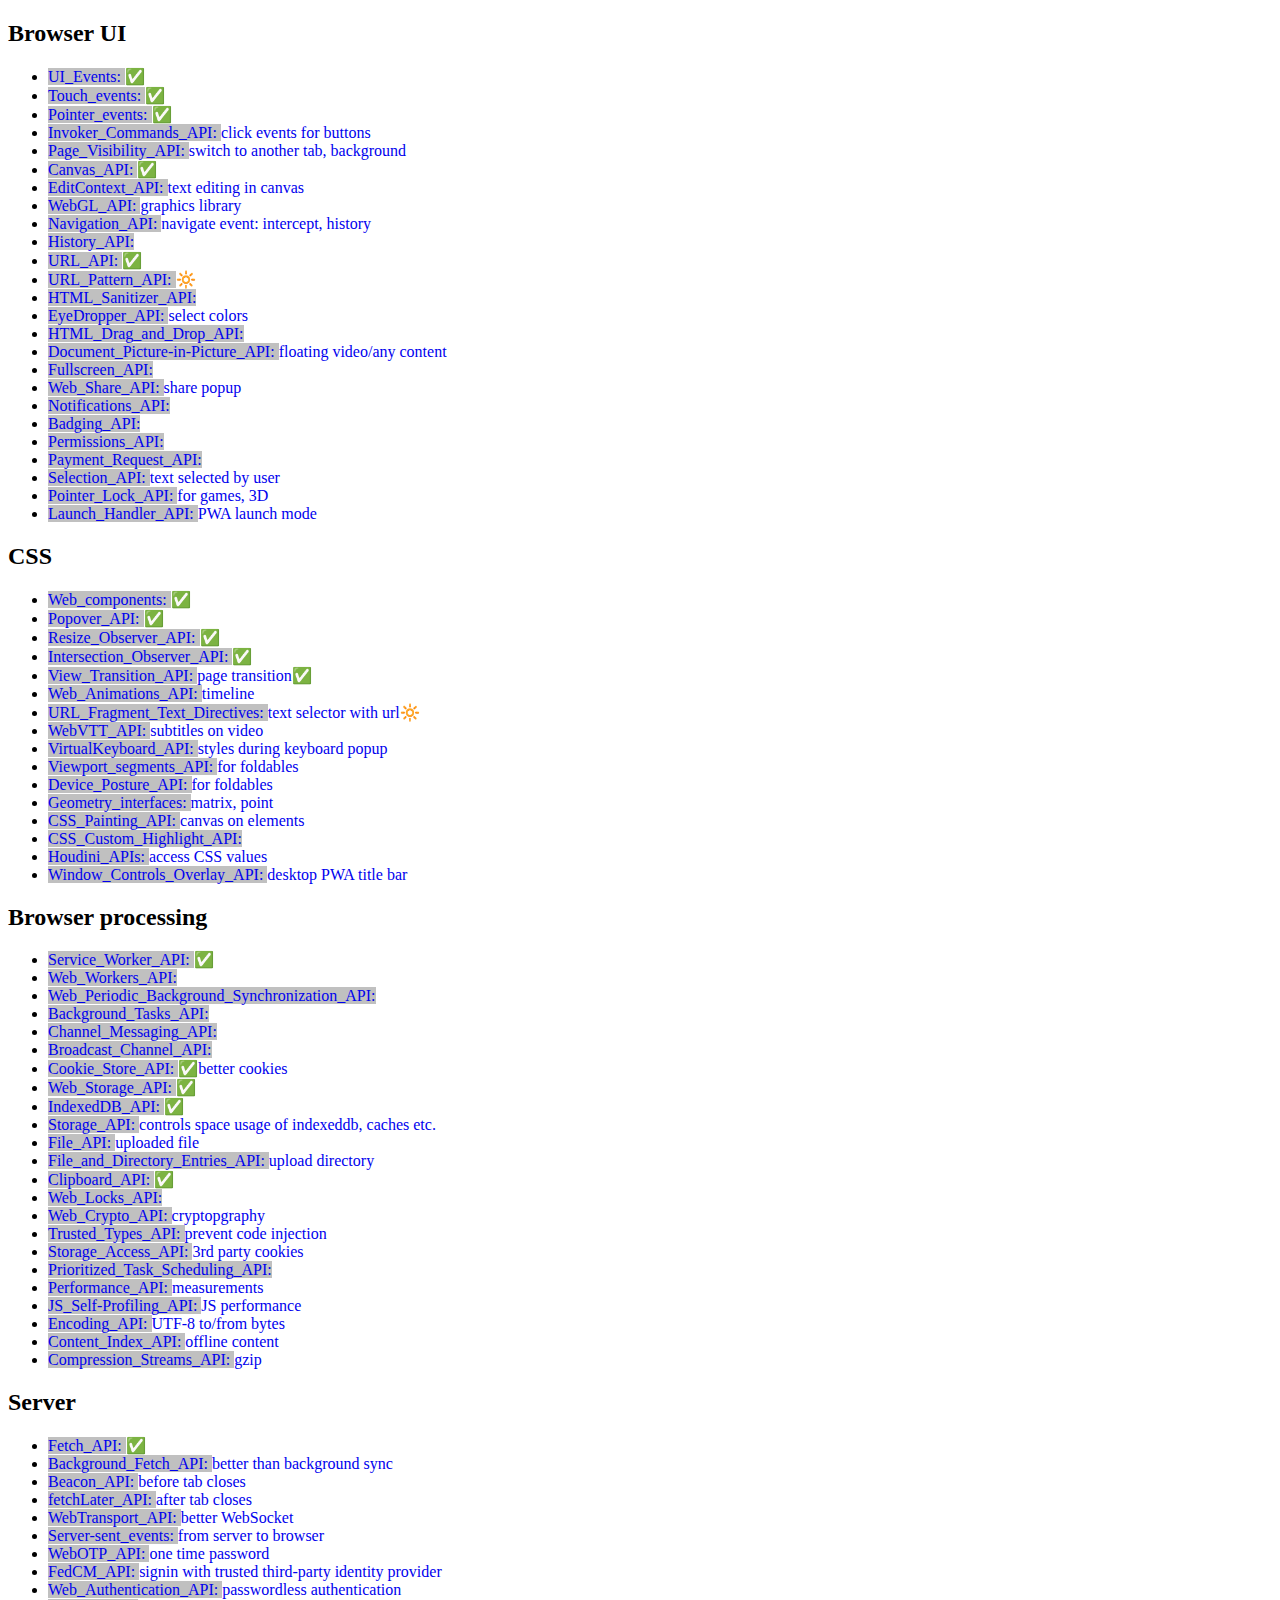
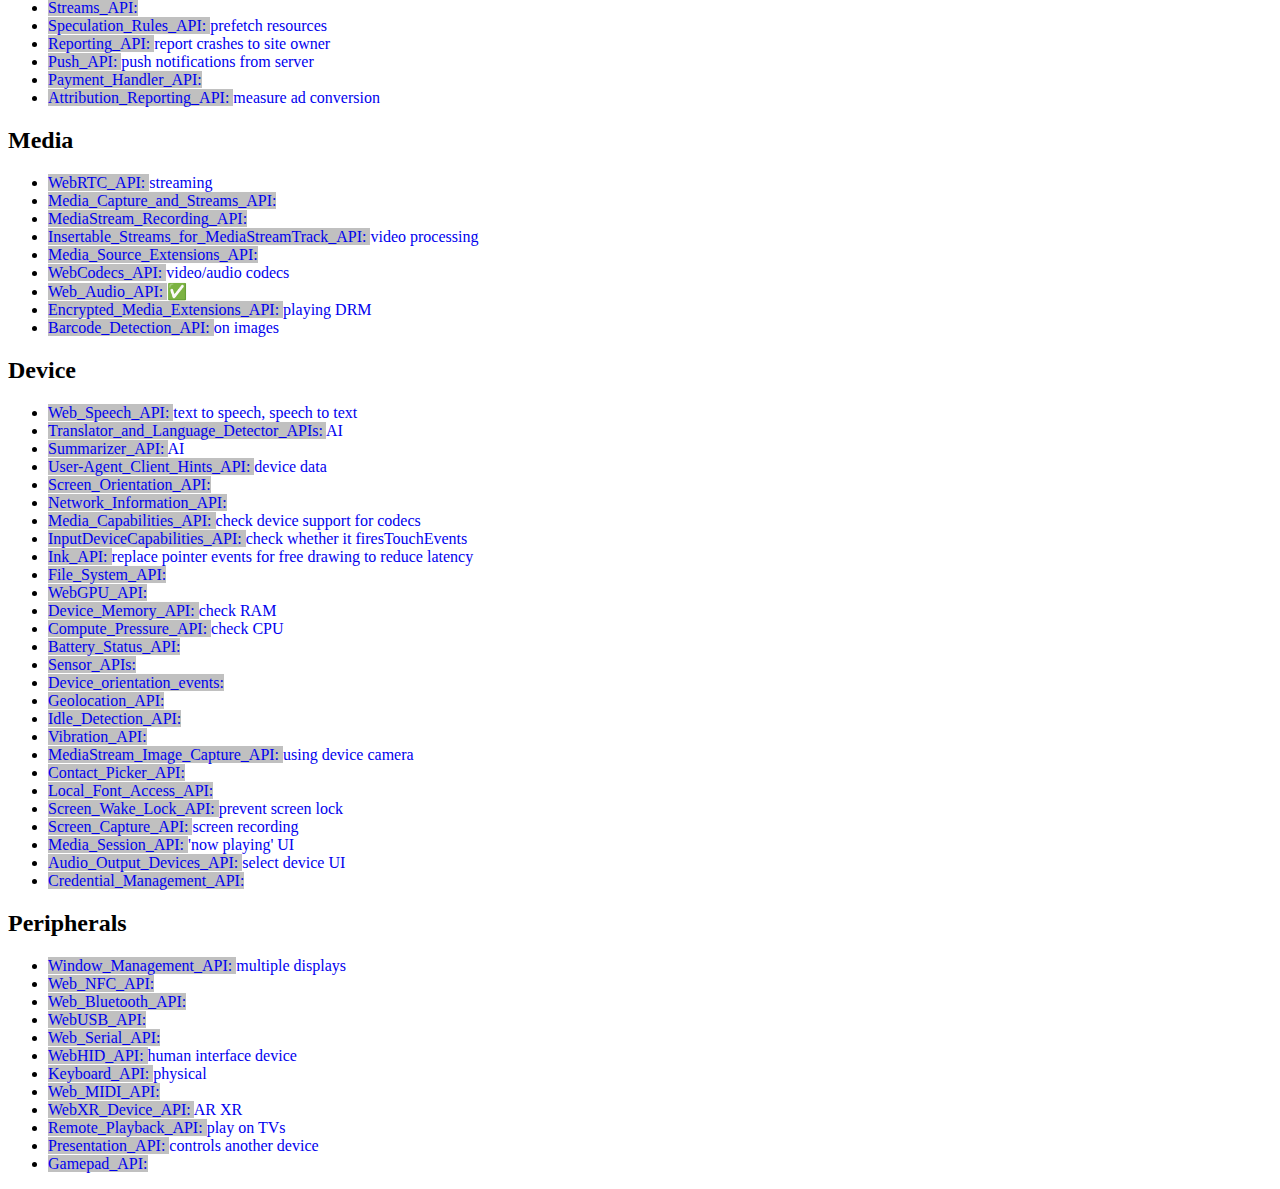
<file: api.html>
<!DOCTYPE html>
<meta charset=UTF-8>
<meta name=viewport content='width=device-width,initial-scale=1,maximum-scale=1'>
<base href="https://developer.mozilla.org/en-US/docs/Web/API/">
<title>API</title>
<style>
    a[href]::before {
        content: attr(href)': ';
        background: silver;
    }
    a {text-decoration: none;}
</style>
<h2>Browser UI</h2>
<ul>
    <li><a href="UI_Events">✅</a></li>
    <li><a href="Touch_events">✅</a></li>
    <li><a href="Pointer_events">✅</a></li>
    <li><a href="Invoker_Commands_API">click events for buttons</a></li>
    <li><a href="Page_Visibility_API">switch to another tab, background</a></li>
    <li><a href="Canvas_API">✅</a></li>
    <li><a href="EditContext_API">text editing in canvas</a></li>
    <li><a href="WebGL_API">graphics library</a></li>
    <li><a href="Navigation_API">navigate event: intercept, history</a></li>
    <li><a href="History_API"></a></li>
    <li><a href="URL_API">✅</a></li>
    <li><a href="URL_Pattern_API">🔆</a></li>
    <li><a href="HTML_Sanitizer_API"></a></li>
    <li><a href="EyeDropper_API">select colors</a></li>
    <li><a href="HTML_Drag_and_Drop_API"></a></li>
    <li><a href="Document_Picture-in-Picture_API">floating video/any content</a></li>
    <li><a href="Fullscreen_API"></a></li>
    <li><a href="Web_Share_API">share popup</a></li>
    <li><a href="Notifications_API"></a></li>
    <li><a href="Badging_API"></a></li>
    <li><a href="Permissions_API"></a></li>
    <li><a href="Payment_Request_API"></a></li>
    <li><a href="Selection_API">text selected by user</a></li>
    <li><a href="Pointer_Lock_API">for games, 3D</a></li>
    <li><a href="Launch_Handler_API">PWA launch mode</a></li>
</ul>
<h2>CSS</h2>
<ul>
    <li><a href="Web_components">✅</a></li>
    <li><a href="Popover_API">✅</a></li>
    <li><a href="Resize_Observer_API">✅</a></li>
    <li><a href="Intersection_Observer_API">✅</a></li>
    <li><a href="View_Transition_API">page transition✅</a></li>
    <li><a href="Web_Animations_API">timeline</a></li>
    <li><a href="URL_Fragment_Text_Directives">text selector with url🔆</a></li>
    <li><a href="WebVTT_API">subtitles on video</a></li>
    <li><a href="VirtualKeyboard_API">styles during keyboard popup</a></li>
    <li><a href="Viewport_segments_API">for foldables</a></li>
    <li><a href="Device_Posture_API">for foldables</a></li>
    <li><a href="Geometry_interfaces">matrix, point</a></li>
    <li><a href="CSS_Painting_API">canvas on elements</a></li>
    <li><a href="CSS_Custom_Highlight_API"></a></li>
    <li><a href="Houdini_APIs">access CSS values</a></li>
    <li><a href="Window_Controls_Overlay_API">desktop PWA title bar</a></li>
</ul>
<h2>Browser processing</h2>
<ul>
    <li><a href="Service_Worker_API">✅</a></li>
    <li><a href="Web_Workers_API"></a></li>
    <li><a href="Web_Periodic_Background_Synchronization_API"></a></li>
    <li><a href="Background_Tasks_API"></a></li>
    <li><a href="Channel_Messaging_API"></a></li>
    <li><a href="Broadcast_Channel_API"></a></li>
    <li><a href="Cookie_Store_API">✅better cookies</a></li>
    <li><a href="Web_Storage_API">✅</a></li>
    <li><a href="IndexedDB_API">✅</a></li>
    <li><a href="Storage_API">controls space usage of indexeddb, caches etc.</a></li>
    <li><a href="File_API">uploaded file</a></li>
    <li><a href="File_and_Directory_Entries_API">upload directory</a></li>
    <li><a href="Clipboard_API">✅</a></li>
    <li><a href="Web_Locks_API"></a></li>
    <li><a href="Web_Crypto_API">cryptopgraphy</a></li>
    <li><a href="Trusted_Types_API">prevent code injection</a></li>
    <li><a href="Storage_Access_API">3rd party cookies</a></li>
    <li><a href="Prioritized_Task_Scheduling_API"></a></li>
    <li><a href="Performance_API">measurements</a></li>
    <li><a href="JS_Self-Profiling_API">JS performance</a></li>
    <li><a href="Encoding_API">UTF-8 to/from bytes</a></li>
    <li><a href="Content_Index_API">offline content</a></li>
    <li><a href="Compression_Streams_API">gzip</a></li>
</ul>
<h2>Server</h2>
<ul>
    <li><a href="Fetch_API">✅</a></li>
    <li><a href="Background_Fetch_API">better than background sync</a></li>
    <li><a href="Beacon_API">before tab closes</a></li>
    <li><a href="fetchLater_API">after tab closes</a></li>
    <li><a href="WebTransport_API">better WebSocket</a></li>
    <li><a href="Server-sent_events">from server to browser</a></li>
    <li><a href="WebOTP_API">one time password</a></li>
    <li><a href="FedCM_API">signin with trusted third-party identity provider</a></li>
    <li><a href="Web_Authentication_API">passwordless authentication</a></li>
    <li><a href="Streams_API"></a></li>
    <li><a href="Speculation_Rules_API">prefetch resources</a></li>
    <li><a href="Reporting_API">report crashes to site owner</a></li>
    <li><a href="Push_API">push notifications from server</a></li>
    <li><a href="Payment_Handler_API"></a></li>
    <li><a href="Attribution_Reporting_API">measure ad conversion</a></li>
</ul>
<h2>Media</h2>
<ul>
    <li><a href="WebRTC_API">streaming</a></li>
    <li><a href="Media_Capture_and_Streams_API"></a></li>
    <li><a href="MediaStream_Recording_API"></a></li>
    <li><a href="Insertable_Streams_for_MediaStreamTrack_API">video processing</a></li>
    <li><a href="Media_Source_Extensions_API"></a></li>
    <li><a href="WebCodecs_API">video/audio codecs</a></li>
    <li><a href="Web_Audio_API">✅</a></li>
    <li><a href="Encrypted_Media_Extensions_API">playing DRM</a></li>
    <li><a href="Barcode_Detection_API">on images</a></li>
</ul>
<h2>Device</h2>
<ul>
    <li><a href="Web_Speech_API">text to speech, speech to text</a></li>
    <li><a href="Translator_and_Language_Detector_APIs">AI</a></li>
    <li><a href="Summarizer_API">AI</a></li>
    <li><a href="User-Agent_Client_Hints_API">device data</a></li>
    <li><a href="Screen_Orientation_API"></a></li>
    <li><a href="Network_Information_API"></a></li>
    <li><a href="Media_Capabilities_API">check device support for codecs</a></li>
    <li><a href="InputDeviceCapabilities_API">check whether it firesTouchEvents</a></li>
    <li><a href="Ink_API">replace pointer events for free drawing to reduce latency</a></li>
    <li><a href="File_System_API"></a></li>
    <li><a href="WebGPU_API"></a></li>
    <li><a href="Device_Memory_API">check RAM</a></li>
    <li><a href="Compute_Pressure_API">check CPU</a></li>
    <li><a href="Battery_Status_API"></a></li>
    <li><a href="Sensor_APIs"></a></li>
    <li><a href="Device_orientation_events"></a></li>
    <li><a href="Geolocation_API"></a></li>
    <li><a href="Idle_Detection_API"></a></li>
    <li><a href="Vibration_API"></a></li>
    <li><a href="MediaStream_Image_Capture_API">using device camera</a></li>
    <li><a href="Contact_Picker_API"></a></li>
    <li><a href="Local_Font_Access_API"></a></li>
    <li><a href="Screen_Wake_Lock_API">prevent screen lock</a></li>
    <li><a href="Screen_Capture_API">screen recording</a></li>
    <li><a href="Media_Session_API">'now playing' UI</a></li>
    <li><a href="Audio_Output_Devices_API">select device UI</a></li>
    <li><a href="Credential_Management_API"></a></li>
</ul>
<h2>Peripherals</h2>
<ul>
    <li><a href="Window_Management_API">multiple displays</a></li>
    <li><a href="Web_NFC_API"></a></li>
    <li><a href="Web_Bluetooth_API"></a></li>
    <li><a href="WebUSB_API"></a></li>
    <li><a href="Web_Serial_API"></a></li>
    <li><a href="WebHID_API">human interface device</a></li>
    <li><a href="Keyboard_API">physical</a></li>
    <li><a href="Web_MIDI_API"></a></li>
    <li><a href="WebXR_Device_API">AR XR</a></li>
    <li><a href="Remote_Playback_API">play on TVs</a></li>
    <li><a href="Presentation_API">controls another device</a></li>
    <li><a href="Gamepad_API"></a></li>
</ul>
</file>
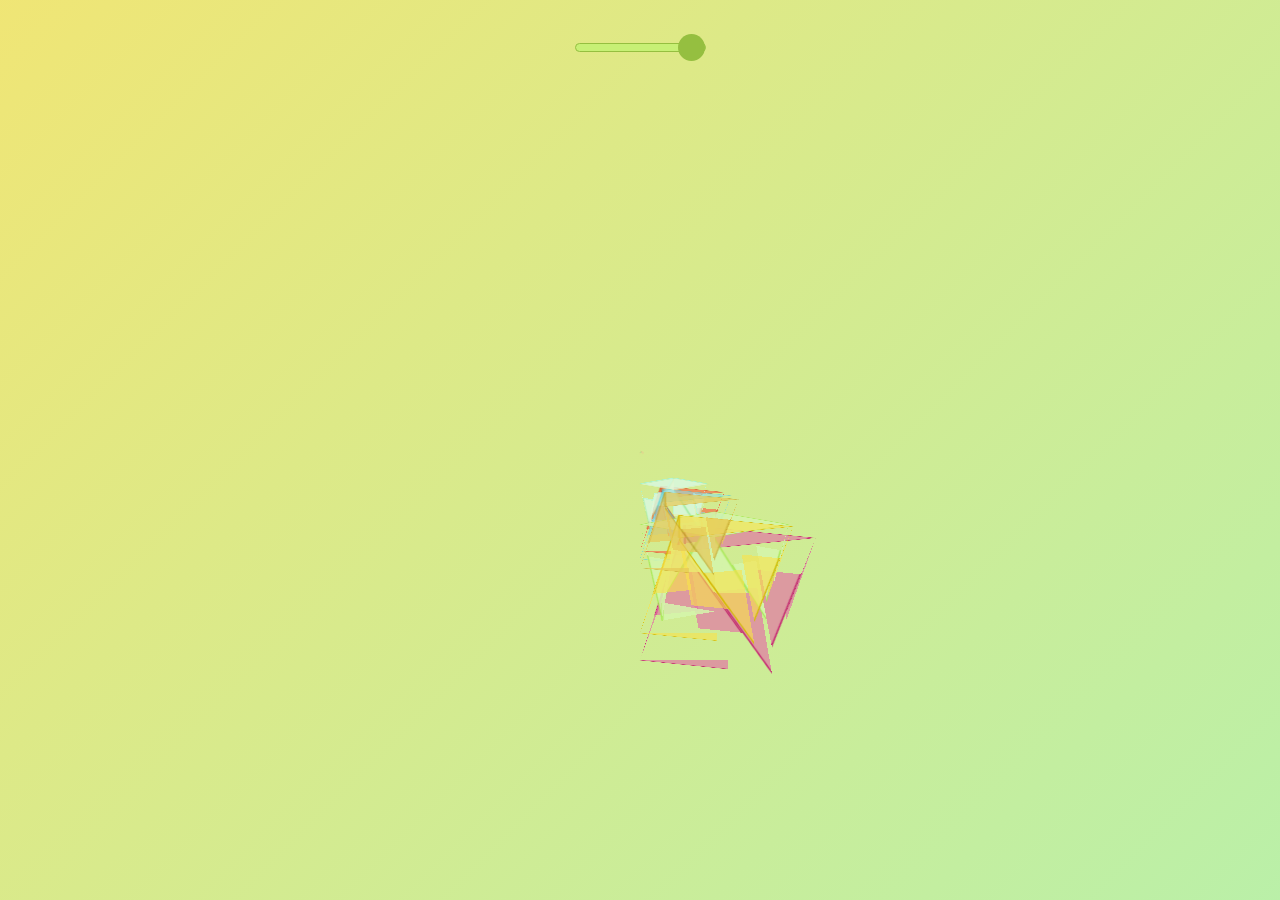
<file: older/antiprism.html>
<!DOCTYPE html>
<title>Geometric</title>
<meta charset=utf-8>
<meta name=viewport content="width=device-width, initial-scale=1.0">
<link rel=stylesheet href='common.css'>
<style>
@keyframes turning {
    from {transform: rotate3d(var(--rx0),var(--ry0),var(--rz0),var(--ra0)) translate3d(var(--tx0),var(--ty0),var(--tz0));}
    to {transform: rotate3d(var(--rx1),var(--ry1),var(--rz1),var(--ra1)) translate3d(var(--tx1),var(--ty1),var(--tz1));} 
}
body {overflow:hidden;}
input {z-index:9;position:relative;}
anti-prism {
    animation:turning var(--time) linear infinite alternate;
    position:absolute; left:50%; top:50%;
}
</style>
<input type="range" min="1" max="10" value="10">

<style id="antiprism">
:host,div,svg {
    width:1em; height:1em;
    transform-style:preserve-3d;
    display:block;
}
:host {
    transform:rotateX(80deg);
    font-size:var(--size);
    --fill:hsla(var(--h),var(--s),var(--l),var(--a)); --stroke-c:hsl(var(--h),var(--s),calc(var(--l) - 20%));
}
div {
    position:absolute;
}
div:last-child {
    transform:translateZ(calc(var(--extend)*-1em/var(--rel-diameter))) rotate(var(--r)) rotateY(180deg);
}
svg {
    overflow:visible;
    position:absolute;
    fill:var(--fill);
    stroke-width:var(--stroke); stroke:var(--stroke-c);
}
svg~svg[class='3-gon'] {
    width:calc(1em*var(--ratio)); height:calc(1em*var(--ratio));
    stroke-width:calc(var(--stroke)/var(--ratio));
    left:calc((var(--l) + 1)*50% - 1em*var(--ratio)/4); top:calc((var(--t) + 1)*50% - 1em*var(--ratio)/2);
    transform-origin:25% 50%; transform:rotate(var(--r)) rotateY(var(--slant));
}
</style>
<script type="module">
import {A,E,O,Q} from '../AEOQ.mjs'
import Polygon from '../platonic.js'
class Antiprism extends HTMLElement {
    constructor(n) {
        super();
        this.n = n;
        this.attachShadow({mode: 'open'}).append(Q('#antiprism').cloneNode(true), E('div'));
    }
    connectedCallback() {
        this.populate();
        this.setAttribute('stroke', .02);
        this.randomize();
    }
    populate() {
        this.sQ('div').append(
            new Polygon(this.n).svg(),
            ...Array(this.n).fill().map(_ => new Polygon(3).svg())
        );
        this.sQ('svg~svg[class="3-gon"]', (tri, i) => E(tri).set({
            '--l': (Math.cos(2 * Math.PI / this.n * i) + Math.cos(2 * Math.PI / this.n * (i+1))) / 2,
            '--t': (Math.sin(2 * Math.PI / this.n * i) + Math.sin(2 * Math.PI / this.n * (i+1))) / 2,
            '--r': (2 * Math.PI / this.n * i + Math.PI / this.n) + 'rad'
        }));
        this.shadowRoot.append(this.sQ('div').cloneNode(true));
        E(this.sQ('div:last-child')).set({'--r': (this.n % 2 == 0 ? Math.PI / this.n : 0) + 'rad'});
    }
    calculate(stroke) {
        stroke = parseFloat(stroke);
        Polygon.viewBox(this.sQ('svg'), {stroke});

        let gon = new Polygon(this.n, stroke), tri = new Polygon(3, stroke);
        let ratio = gon.side / tri.side;
        E(this).set({
            '--ratio': ratio,
            '--rel-diameter': 2*gon.radius.stroked,
            '--slant': Math.acos((gon.radius.stroked - gon.normal) / (tri.height * ratio)) + 'rad',
            '--extend': Math.sqrt(Math.pow(tri.height * ratio, 2) - Math.pow(gon.radius.stroked - gon.normal, 2))
        });
    }
    attributeChangedCallback(attr, before, after) {
        this.calculate(after);
        E(this).set({'--stroke': after});
    }
    static observedAttributes = ['stroke'];
    randomize() {
        E(this).set({
            '--size': Math.random()*10 + 'em',
            '--h': Math.random()*360,
            '--s': Math.random()*40+60 + '%',
            '--l': Math.random()*40+60 + '%',
            '--a': Math.random()*0.5+0.5,
            '--time': (Math.random()*20+20) + 's',
            '--rx0': this.rand(1), '--ry0': this.rand(1), '--rz0': this.rand(1), '--ra0': this.rand(2000) + 'turn',
            '--tx0': this.rand(40) + 'vw', '--ty0': this.rand(40) + 'vh', '--tz0': this.rand(40) + 'vmin', 
            '--rx1': this.rand(1), '--ry1': this.rand(1), '--rz1': this.rand(1), '--ra1': this.rand(2000) + 'turn',
            '--tx1': this.rand(40) + 'vw', '--ty1': this.rand(40) + 'vh', '--tz1': this.rand(40) + 'vmin',
        })
    }
    rand(r) {return (Math.random()*2-1)*r;}
    static generate = () => document.body.append(new Antiprism(Math.round(Math.random()+3)))
}
customElements.define('anti-prism', Antiprism);
Q('input').oninput = ev => {
    let amount = parseInt(ev.target.value), current = document.querySelectorAll('anti-prism').length;
    if (amount === current) return;
    amount < current ? Q('anti-prism:last-of-type').remove() : Antiprism.generate();
    ev.target.dispatchEvent(new InputEvent('input'));
}
Q('input').dispatchEvent(new InputEvent('input'));
</script>
</file>
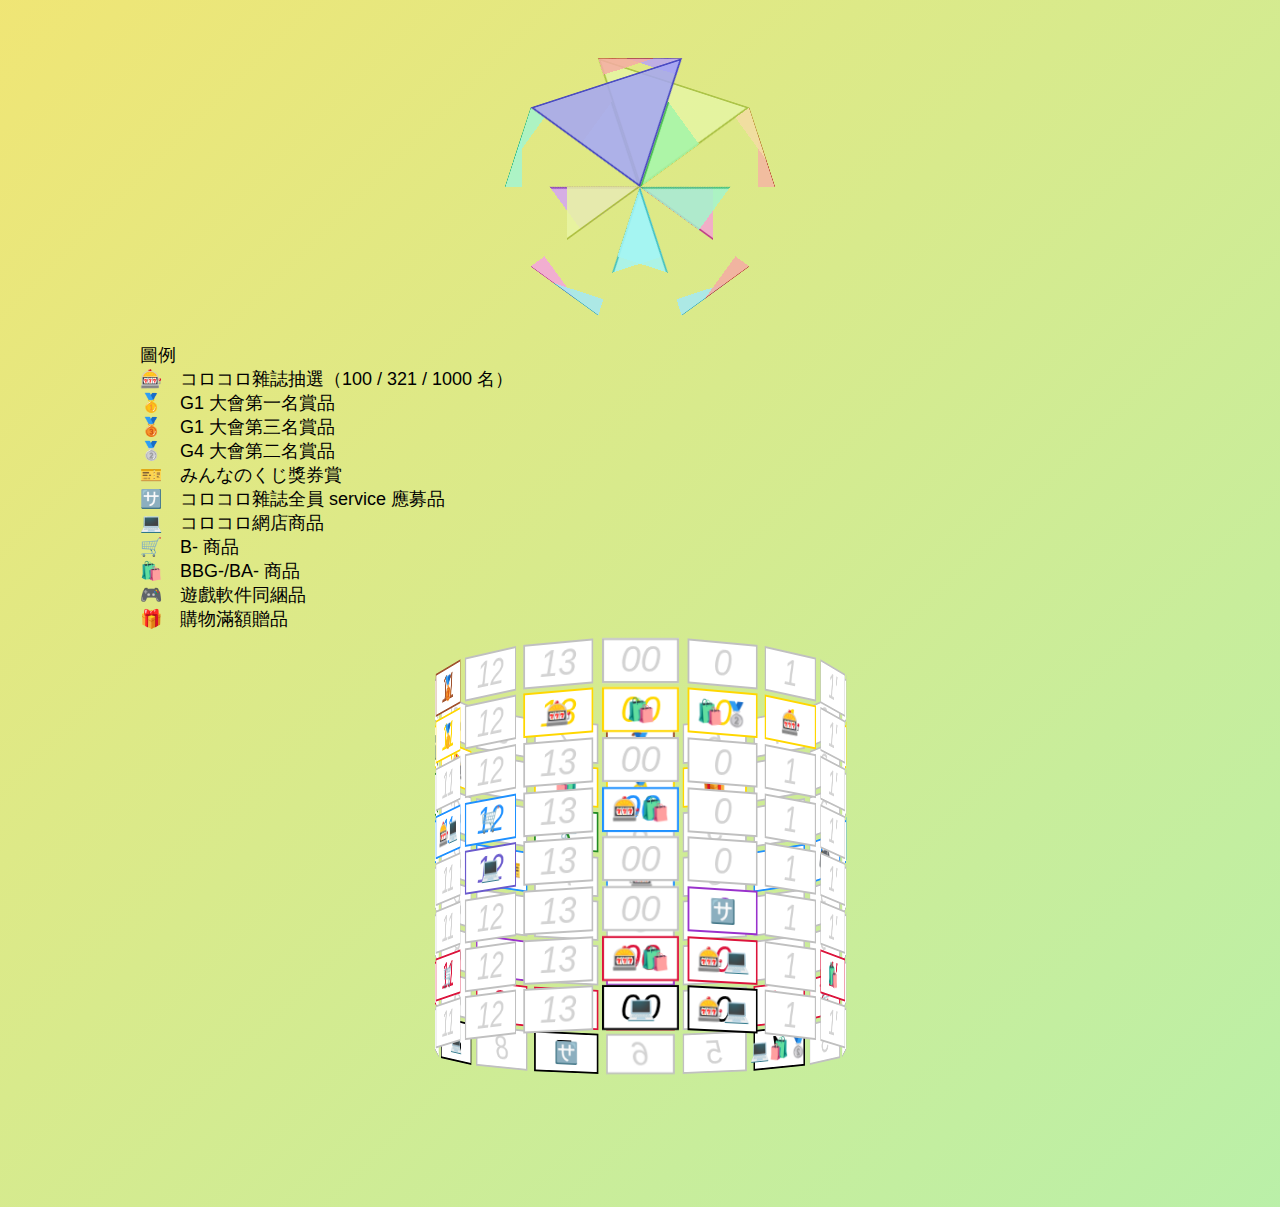
<file: older/disk.html>
<!DOCTYPE html>
<title>Painted disks</title>
<meta name="format-detection" content="telephone=no">
<meta charset=utf-8>
<meta name=viewport content="width=device-width, initial-scale=1.0">
<link rel=stylesheet href='common.css'>
<hedron-p face="20" stroke=".02"></hedron-p> 
<style>
table {
    perspective:200em;
    margin:auto;
    --width:4.5rem;width:var(--width);
    --height:2.5rem;height:calc(var(--height)*12);
    --extend:calc(var(--width)*var(--rows)/2/3);
    perspective-origin:50% 150%;
    -webkit-perspective-origin:50% 150%;
    cursor:grab;
}
tbody {
    --spin:calc(360deg/var(--rows)*(var(--checked) - 1)); 
    transform:translateZ(calc(-1*var(--extend))) rotateY(calc(-1*var(--spin)));
    transform-style:preserve-3d;
    position:relative;
    will-change:transform;transition:1s;
}
tr {
    --position:calc(360deg/var(--rows)*(var(--index) - 1));
    transform:rotateY(var(--position)) translateZ(var(--extend));
    position:absolute;
    width:100%;
    will-change:transform;transition:1s;
    user-select:none;-webkit-user-select:none;
}
td {
    display:flex;justify-content:center;align-items:center;
    height:var(--height);
    margin:0.2em 0;
    border:0.1em solid var(--c);
    color:var(--c);
    background:white;
    position:relative;
    z-index:0;
    font-size:1.3em;white-space:nowrap;
}
td:empty {
    border-color:silver;
    color:lightgray;
}
td.got {
    background:var(--c);
    color:white;
}
td:nth-child(1) {--c:sienna;}
td:nth-child(2) {--c:gold;}
td:nth-child(3) {--c:forestgreen;}
td:nth-child(4) {--c:dodgerblue;}
td:nth-child(5) {--c:slateblue;}
td:nth-child(6) {--c:darkorchid;}
td:nth-child(7) {--c:crimson;}
td:nth-child(8) {--c:black;}

td::before {
    content:attr(title);
    position:absolute;left:50%;top:50%;transform:translate(-50%,-50%);
    font-size:2rem;font-style:italic;
    z-index:-1;
}
dl::before {
    content:'圖例\A';
    white-space:pre;
}
dd,dt {
    display:inline;
}
dd {
    margin-left:1em;
}
</style>

<main>
    <article>
        <dl>
            <dt>🎰<dd>コロコロ雜誌抽選（100 / 321 / 1000 名）<br>
            <dt>🥇<dd>G1 大會第一名賞品<br>
            <dt>🥉<dd>G1 大會第三名賞品<br>
            <dt>🥈<dd>G4 大會第二名賞品<br>
            <dt>🎫<dd>みんなのくじ獎券賞<br>
            <dt>🈂️<dd>コロコロ雜誌全員 service 應募品<br>
            <dt>💻<dd>コロコロ網店商品<br>
            <dt>🛒<dd>B- 商品<br>
            <dt>🛍️<dd>BBG-/BA- 商品<br>
            <dt>🎮<dd>遊戲軟件同綑品<br>
            <dt>🎁<dd>購物滿額贈品<br>
        </dl>
    </article>
    <table>
        <tbody style="--checked:1"></tbody>
    </table>
</main>
<script type="module">
import {A,E,O,Q} from '../AEOQ.mjs'
import Polygon from '../platonic.js'

const disks = ['00','0','1','1′','2','3','4','5','6','7','8','8′','10','11','12','13'];
Q('tbody').append(...[
    /*Br   Go/Y    G    B       PB   P     R      Bl*/
    [0   ,'🛍️'   ,0   ,'🎰🛍️' ,0   ,0    ,'🎰🛍️','💻'  ], /*00*/
    [0   ,'🛍️🥈' ,0   ,0      ,0   ,'🈂️','🎰💻','🎰💻' ], /*0*/
    [0   ,'🎰'   ,0   ,0      ,0   ,0    ,0     ,0       ], /*1*/
    [0   ,0      ,0   ,0      ,0   ,0    ,'🛍️'  ,0       ], /*1'*/
    [0   ,'🥈'   ,0   ,'💻'   ,0   ,0    ,0     ,0       ], /*2*/
    [0   ,0      ,0   ,'🎮'   ,0   ,0    ,'🛒'  ,0       ], /*3*/
    [0   ,0      ,0   ,'💻'   ,0   ,0    ,'🛒'  ,'🥈🛍️💻'], /*4*/
    [0   ,'🎁'   ,0   ,0      ,0   ,0    ,0     ,0       ], /*5*/
    ['🥉','🥇'   ,0   ,'🎰'   ,0   ,'💻' ,'🎰'  ,0      ], /*6*/
    [0   ,'🛍️'   ,'🛒',0      ,0   ,0    ,'🎰🎁','🈂️'   ], /*7*/
    [0   ,0      ,0   ,'🎫🈂️',0   ,'🎰' ,'🎫'  ,0       ], /*8*/
    [0   ,'🎰'   ,0   ,0      ,0   ,0    ,0     ,'💻'    ], /*8'*/
    [0   ,'🎰🈂️','🛍️','🎰'   ,0   ,0    ,'🈂️' ,0        ], /*10*/
    ['🥉','🥇'   ,0   ,'🎰💻' ,0   ,0    ,'🛒'  ,0      ], /*11*/
    [0   ,0      ,0   ,'🛒'   ,'💻',0    ,0     ,0       ], /*12*/
    [0   ,'🎰'   ,0   ,0      ,0   ,0    ,0     ,0       ]  /*13*/
].map( (tr, i) => E('tr', tr.map( td => E('td', td || '', {title: disks[i]}) )) ));

Q('tr', (tr, i) => E(tr).set({'--index': i+1}));
const table = Q('table');
E(table).set({'--rows': table.Q('tr').length});

const cookie = document.cookie.split(/;\s?/).map(o => o.split('=')).reduce( (obj, [k,v]) => ({...obj, [k]:v}) , {});
let got = JSON.parse(cookie.got || null) || [];
got.forEach(coor => {
    let [r, d] = coor.split(',').map(n => parseInt(n));
    Q(`tr:nth-child(${r+1}) td:nth-child(${d+1})`).classList.add('got');
});
Q('td', td => td.onclick = () => {
    if (!td.innerText) return;
    let coor = [...td.parentElement.parentElement.children].indexOf(td.parentElement) + ',' + [...td.parentElement.children].indexOf(td);
    got = td.classList.contains('got')? got.filter(c => c != coor) : [...got, coor];
    td.classList.toggle('got');
    document.cookie = `got=${JSON.stringify(got)};path=/;max-age=888888`;
});

table.spin = n => {
    let cylinder = Q('tbody');
    Q('tr', tr => tr.removeAttribute('class'));
    let k = E(cylinder).get('--checked') + n;
    E(cylinder).set({'--checked': k});
};
table.spin(0);

let [start, end] = [0, 0];

table.onpointerdown = ev => start = ev.clientX;
document.onpointerup = () => start = 0;
table.onpointermove = ev => {
    if (!start) return;
    end = ev.clientX;
    let diff = - parseInt((end - start) / 50);
    if (Math.abs(diff) >= 1) {
        table.spin(diff);
        start = end;
    }
};
</script>
<!--
B: r
C: b
D: b
F: y
G: bl
H: r y b
I: r
J/M/P: y y+
K: bg
N: b y
O: r
Q: p
R: y
S: r b
T: b
V: y
W: y bl
Y: bl
Z: b
alpha: r y b p
beta: r y b p
omega: r y bg bl
Ar: p r
Bl: y
Gg: r
Hr: r
Kr: b
Lg: y
St: y
Vn: r
Wh: y
-->
</file>
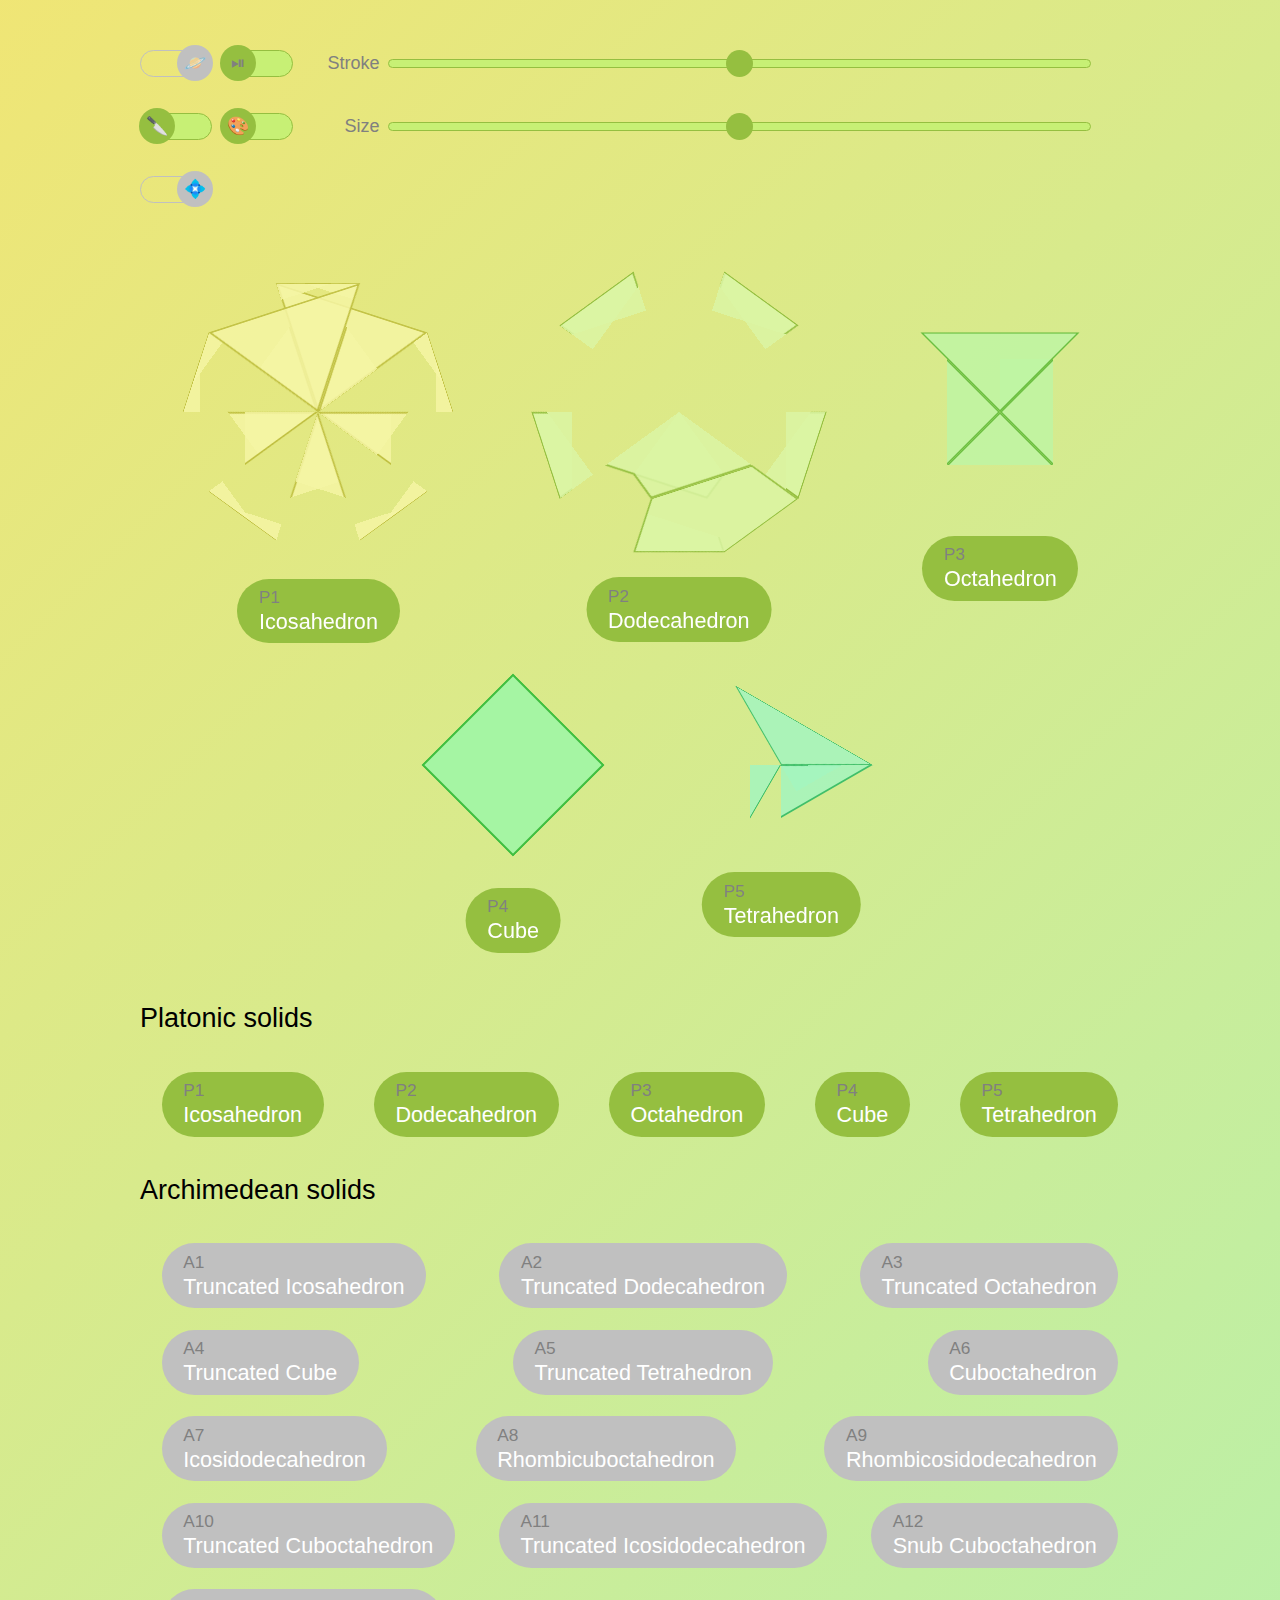
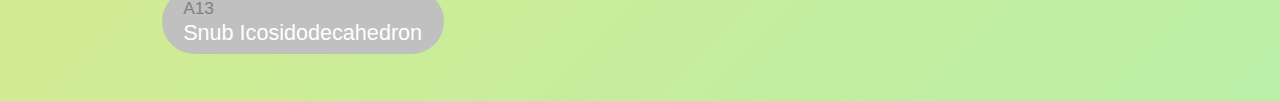
<file: older/platonic.html>
<!DOCTYPE html>
<title>Platonic</title>
<meta charset=utf-8>
<meta name=viewport content="width=device-width, initial-scale=1.0">
<link rel=stylesheet href='common.css'>
<style>
form {
    display:grid;grid-template:3em 3em 3em/ 4rem 4rem 1fr;gap:.5em;
}
form>* {
    align-self:center;
}
form label:not([value]) {
    color:grey;
}
#ring:checked~* hedron-p::before,#ring:checked~* hedron-p::after,#ring:checked~* hedron-p {
    border:.1em solid var(--theme);border-radius:99em;
    content:'';
}
#spin:not(:checked)~* hedron-p::before,#spin:not(:checked)~* hedron-p::after,#spin:not(:checked)~* hedron-p {
    animation-play-state:paused;
}
form label[for^=S] {
    display:block;
    width:100%;
    text-align:right;
}
input[type=range] {
    width:calc(100% - 7.5rem);
    margin:0 .5rem;
}
label[for=Stroke] {
    grid-area:1/3/2/4;
}
label[for=Size] {
    grid-area:2/3/3/4;
}
label[for^=S]::before {
    content:attr(for);
}
label[for^=S]::after {
    display:inline-block;width:2.2em;
    text-align:left;
    content:attr(value);
}
label[for^=S]::before,input[type=range],label[for^=S]::after {
    vertical-align:middle;
}
figure {
    margin:2rem 1rem;
    display:inline-flex;
    transform:rotateY(calc(1deg*var(--ry))) rotateZ(calc(1deg*var(--rx))) ;
    line-height:0;
    vertical-align:middle;
    border:.5em solid transparent;
    position:relative;
}
figure[checked] {
    border-color:var(--theme);
}
figure,hedron-p {
    transition:.5s;
}
figure.merge,#merge:checked~* figure:not(.merge) {
    display:none;
}
#merge:checked~* figure.merge {
    display:inline-flex;
}
hedron-p {
    animation:spin 30s infinite linear;
    transform-style:preserve-3d;
}
@keyframes spin {
    to {transform:rotateX(360deg) rotateY(720deg) rotateZ(1080deg);}
}
hedron-p::before,hedron-p::after {
    content:'';
    position:absolute;left:0;top:0;
    width:100%;height:100%;
}
hedron-p::before {
    animation:before-spin 10s linear infinite alternate;
}
hedron-p::after {
    animation:after-spin 10s linear infinite alternate;
}
@keyframes before-spin {
    to {transform:rotate3d(var(--x),var(--y),var(--z),calc(1deg*var(--a)));}
}
@keyframes after-spin {
    to {transform:rotate3d(var(--x),var(--y),var(--z),calc(-1deg*var(--a)));}
}
.toggle.single,label[for=merge] {
    display:none;
}
#none:checked~* label[for=semi],
#semi:checked~* label[for=full],
#full:checked~* label[for=none],
#full:checked~* label[for=merge],
#cantellate:checked~* label[for=merge] {
    display:inline-flex;
}

article {
    margin-top:3em;
}
nav {
    display:flex;flex-wrap:wrap;justify-content:space-between
}
h2 {
    font-size:1.5em;
    margin:1em 0;
}
h3 {
    font-size:1.2em;color:white;
    margin:.5em 1em;padding:.2em 1em .4em 1em;
    background:silver;border-radius:9em;
    position:relative;
    text-align:left;
}
figure h3 {
    position:absolute;top:105%;left:50%;transform:translate(-50%,0);
    line-height:initial;
    margin:0;
}
figure h3,h3.got {
    cursor:pointer;
    background:var(--theme);
}
h3::before {
    content:attr(data-no) '\A';
    white-space:pre;
    font-size:.8em;color:grey;
}
#ring:not(:checked)~* label[for=ring],
#spin:not(:checked)~* label[for=spin],
#merge:not(:checked)~* label[for=merge],
#cantellate:not(:checked)~* label[for=cantellate] {
    border-color:silver; 
    background:none; 
    flex-direction:row-reverse;
}
#ring:not(:checked)~* label[for=ring]::after,
#spin:not(:checked)~* label[for=spin]::after,
#merge:not(:checked)~* label[for=merge]::after,
#cantellate:not(:checked)~* label[for=cantellate]::after {
    background:silver;
}
</style>

<input type=checkbox id=ring>
<input type=checkbox id=spin checked>
<input type=checkbox id=merge>
<input type=radio name=truncate id=none checked>
<input type=radio name=truncate id=semi>
<input type=radio name=truncate id=full>
<input type=checkbox id=cantellate>

<form>
    <label for=ring class=toggle data-icon=🪐 title='Circumsphere rings'></label>
    <label for=spin class=toggle data-icon=⏯ title='Spin animation'></label>
    <label for=none class='toggle single' data-icon=🔪 style='justify-content:flex-end'></label>
    <label for=semi class='toggle single' data-icon=🔪></label>
    <label for=full class='toggle single' data-icon=🔪 style='justify-content:center'></label>
    <label class=toggle data-icon=🎨 title='Color' onclick="Q('hedron-p',solid=>solid.setAttribute('color',''))"></label>
    <label for=cantellate class=toggle data-icon=💠 title='Cantellate' onclick="Polyhedra.cantellate()"></label>
    <label for=merge class=toggle data-icon=↔️ title='Merge' onclick="Polyhedra.merge(20,12);Polyhedra.merge(8,6)"></label>
    <label for=Stroke><input type=range min=0 max=.5 step=.01 id=Stroke></label>
    <label for=Size><input type=range min=0 max=5 step=.01 id=Size></label>
</form>
<section>
    <figure><hedron-p color='60' stroke='0.02' diameter='6.6' face='20'></hedron-p><h3></h3></figure>
    <figure><hedron-p color='80' stroke='0.02' diameter='6.6' face='12'></hedron-p><h3></h3></figure>
    <figure class=merge><h3></h3></figure>
    <figure><hedron-p color='100' stroke='0.02' diameter='8.8' face='8'></hedron-p><h3></h3></figure>
    <figure><hedron-p color='120' stroke='0.02' diameter='8.9' face='6'></hedron-p><h3></h3></figure>
    <figure class=merge><h3></h3></figure>
    <figure><hedron-p color='140' stroke='0.02' diameter='10.2' face='4'></hedron-p><h3></h3></figure>
</section>
<article>
    <h2>Platonic solids</h2>
    <nav>
        <h3 class=got data-no=P1>Icosahedron</h3>
        <h3 class=got data-no=P2>Dodecahedron</h3>
        <h3 class=got data-no=P3>Octahedron</h3>
        <h3 class=got data-no=P4>Cube</h3>
        <h3 class=got data-no=P5>Tetrahedron</h3>
    </nav>
    <h2>Archimedean solids</h2>
    <nav>
        <h3 data-no=A1>Truncated Icosahedron</h3>
        <h3 data-no=A2>Truncated Dodecahedron</h3>
        <h3 data-no=A3>Truncated Octahedron</h3>
        <h3 data-no=A4>Truncated Cube</h3>
        <h3 data-no=A5>Truncated Tetrahedron</h3>
        <h3 data-no=A6>Cuboctahedron</h3>
        <h3 data-no=A7>Icosidodecahedron</h3>
        <h3 data-no=A8>Rhombicuboctahedron</h3>
        <h3 data-no=A9>Rhombicosidodecahedron</h3>
        <h3 data-no=A10>Truncated Cuboctahedron</h3>
        <h3 data-no=A11>Truncated Icosidodecahedron</h3>
        <h3 data-no=A12>Snub Cuboctahedron</h3>
        <h3 data-no=A13>Snub Icosidodecahedron</h3>
    </nav>
</article>

<script type="module">
import {A,E,O,Q} from '../AEOQ.mjs'
import Polygon from '../platonic.js'

['--x','--y','--z','--a'].forEach( p => E(Q('section')).set({p: Math.random()*360+360}) );
['--rx','--ry'].forEach( p => E(Q('section')).set({p: 0}) );

const setRange = hedron => {
    Q('input[type=range]', input => {
        let value = input.id == 'Stroke'? hedron.getAttribute(input.id) : hedron.style.fontSize.replace('em','') || 1;
        input.value = value;
        Q(`label[for=${input.id}]`).setAttribute('value', value);
    });
};

const showWidth = id =>
    Q( id? `label[for='${id}']`:`menu label`, label => label.setAttribute('data-width',
        window.getComputedStyle( Q(`hedron-p[face='${label.getAttribute('for')}']`).sQ('figure') ).width));
showWidth();

Q('section figure', figure => figure.onclick = ev => {
    Q('section figure', other => other != figure? other.removeAttribute('checked') : null);
    figure[figure.hasAttribute('checked')? 'removeAttribute':'setAttribute']('checked', '');
    setRange(figure.Q('hedron-p'));
});

Q('input[type=range]', input => input.onchange = ev => {
    if (input.id == 'Size')
        Q(`figure[checked] hedron-p`).style.fontSize = ev.target.value + 'em';
    else
        Q(`figure[checked] hedron-p`).setAttribute(input.id, ev.target.value);
    ev.target.parentNode.setAttribute('value', ev.target.value);
    showWidth(Q(`figure[checked] hedron-p`).getAttribute('face'));
});

const Polyhedra = {
    setName: (h3, no) => {
        h3.setAttribute('data-no', no);
        h3.innerText = Q(`nav h3[data-no=${no}]`).innerText;
    },
    truncate: level => {
        Q('figure:not(.merge) hedron-p', (hedron, i) => {
            let points;
            const h3 = hedron.nextElementSibling;
            if (level == 'none') {
                points = Polygon.points(hedron.side);
                Polyhedra.setName(h3, `P${i+1}`);
            }
            if (level == 'semi') {
                points = Polygon.points(hedron.side*2, new Polygon(hedron.side).truncatedR, Math.PI/hedron.side/-2);
                Polyhedra.setName(h3, `A${i+1}`);
            }
            if (level == 'full') {
                const r = new Polygon(hedron.side, hedron.stroke).normal;
                const strokeAdjusted = r - (new Polygon(hedron.side, hedron.stroke, r).strokedR - r);
                points = Polygon.points(hedron.side, strokeAdjusted, -Math.PI/hedron.side, true);
                hedron.edge = new Polygon(hedron.side, hedron.stroke, strokeAdjusted).side;
                Polyhedra.setName(h3, ['A7','A7','A6','A6','P3'][i]);
            }
            const animate = hedron.sQ(`[id='${hedron.side}'] animate`);
            animate.setAttribute('from', animate.getAttribute('to') || animate.parentNode.getAttribute('points'));
            animate.setAttribute('to', points);
            animate.parentNode.setAttribute('points', points);
            animate.beginElement();
        });
    },
    cantellate: () => {
        Polyhedra.merge(20,12);Polyhedra.merge(8,6);
        Q('hedron-p', hedron => hedron.sQ('figure', figure => figure.classList.toggle('extend')));
        Q('figure.merge h3', (h3, i) => Polyhedra.setName(h3, ['A9','A8'][i]) );
    },
    snubify: () => {
        
    },
    merge: (transfer, receive) => {
        const slot = Q(`hedron-p[face="${receive}"]`).parentNode.nextElementSibling;
        if (slot.Q('hedron-p')) return;

        const clone = Q(`hedron-p[face="${receive}"]`).cloneNode(true);
        clone.removeAttribute('face');
        slot.insertAdjacentElement('afterbegin', clone);
        
        let [trS, reS] = [Q(`hedron-p[face="${transfer}"]`), Q(`hedron-p[face="${receive}"]`)];
        const scaled = reS.edge / trS.edge;
        [trS, reS] = [trS, reS].map(hedron => hedron.shadowRoot);
        let cloneS = clone.shadowRoot;
        cloneS.innerHTML += trS.Q('figure').outerHTML;
        
        const defs = cloneS.Q('defs');
        defs.innerHTML = '';
        [trS, reS].map(shadow => shadow.Q('polygon')).forEach(polygon => defs.appendChild(polygon.cloneNode(true)) );
    
        [trS, reS] = [trS, reS].map(shadow => shadow.Q('figure').style);
        const diameter = E(reS).get('--diameter').replace('em','');
        E(cloneS.Q('figure+figure')).set({'--diameter': diameter * scaled + 'em'});
        
        if (Q('#full:checked'))
            Q('figure.merge h3', (h3, i) => Polyhedra.setName(h3, ['A7','A6'][i]) );
    }
}

Q('figure:not(.merge) h3', (h3, i) => Polyhedra.setName(h3, `P${i+1}`) );
Q('input[name=truncate]', input => input.onchange = ev => Polyhedra.truncate(ev.target.id));

Q('nav h3', h3 => h3.onclick = ev => h3.classList.toggle('shown'));

//let [start, end] = [null, null];
//Q('figure', figure => {
//    figure.onmousedown = figure.ontouchstart = () => 
//        start = [event.clientX || event.touches[0].clientX, event.clientY || event.touches[0].clientY];
//    figure.onmousemove = figure.ontouchmove = () => {
//        if (!start) return;
//        end = [event.clientX || event.touches[0].clientX, event.clientY || event.touches[0].clientY];
//        const diff = [end[0] - start[0], end[1] - start[1]].map(c => -parseInt(c/50));
//        if (Math.abs(diff[0]) >= 1) {
//            E(figure).set({'--ry': new E(figure).get('--ry') - diff[0]*30});
//            start[0] = end[0];
//        }
//        if (Math.abs(diff[1]) >= 1) {
//            E(figure).set({'--rx': new E(figure).get('--rx') + diff[1]*30});
//            start[1] = end[1];
//        }
//    };
//});
//document.onmouseup = document.ontouchend = () => start = null;
</script>
</file>
<file: older/common.css>
*,*::before,*::after {
  box-sizing:border-box;
}
h1,h2,h3,h4,h5,h6 {
  all:unset;
  display:inline-block;
}
:root {
  font-size:3vw;
  font-family:sans-serif;
  background:linear-gradient(135deg,hsl(55,80%,70%),hsl(105,70%,80%));
  --theme:hsl(80,50%,50%);
  --theme-bg:hsl(80,80%,70%);
  min-height:100%;
}
body {
  margin:2em .5em;
  text-align:center;
}
@media (min-width:600px) {
  :root {font-size:18px;}
  body {margin:2em 3vw;}
}
body>*:not(script) {
  max-width:1000px;
  margin-left:auto;margin-right:auto;
}
article {
  text-align:left;
}
menu,ul,ol,dl,dt,dd {
  margin:0;padding:0;
}
li {
  list-style:none;
}
input[type=radio],input[type=checkbox] {
  display:none;
}
label {
  display:inline-block;
  cursor:pointer;
}
.toggle {
  display:inline-flex;justify-content:space-between;align-items:center;
  border:.1rem solid var(--theme);border-radius:3em;
  background:var(--theme-bg);
  width:4rem;height:1.5rem;
}
.toggle::after {
  margin:0 -.1em;
  content:attr(data-icon); 
  width:2rem;height:2rem;line-height:2rem;
  border-radius:9em;
  background:var(--theme);    
}
input[type='range'] {
    -webkit-appearance:none;
    height:.5rem;
    background:var(--theme-bg);
    border:.05rem solid var(--theme);border-radius:5em;
}
input[type='range']::-webkit-slider-thumb {
    -webkit-appearance:none;
    width:1.5rem;height:1.5rem;
    border-radius:5em;
    background:var(--theme);
}
input[type='range']::-moz-range-thumb {
    appearance:none;
    width:1.5rem;height:1.5rem;
    border-radius:5em;
    background:var(--theme);
}
</file>
